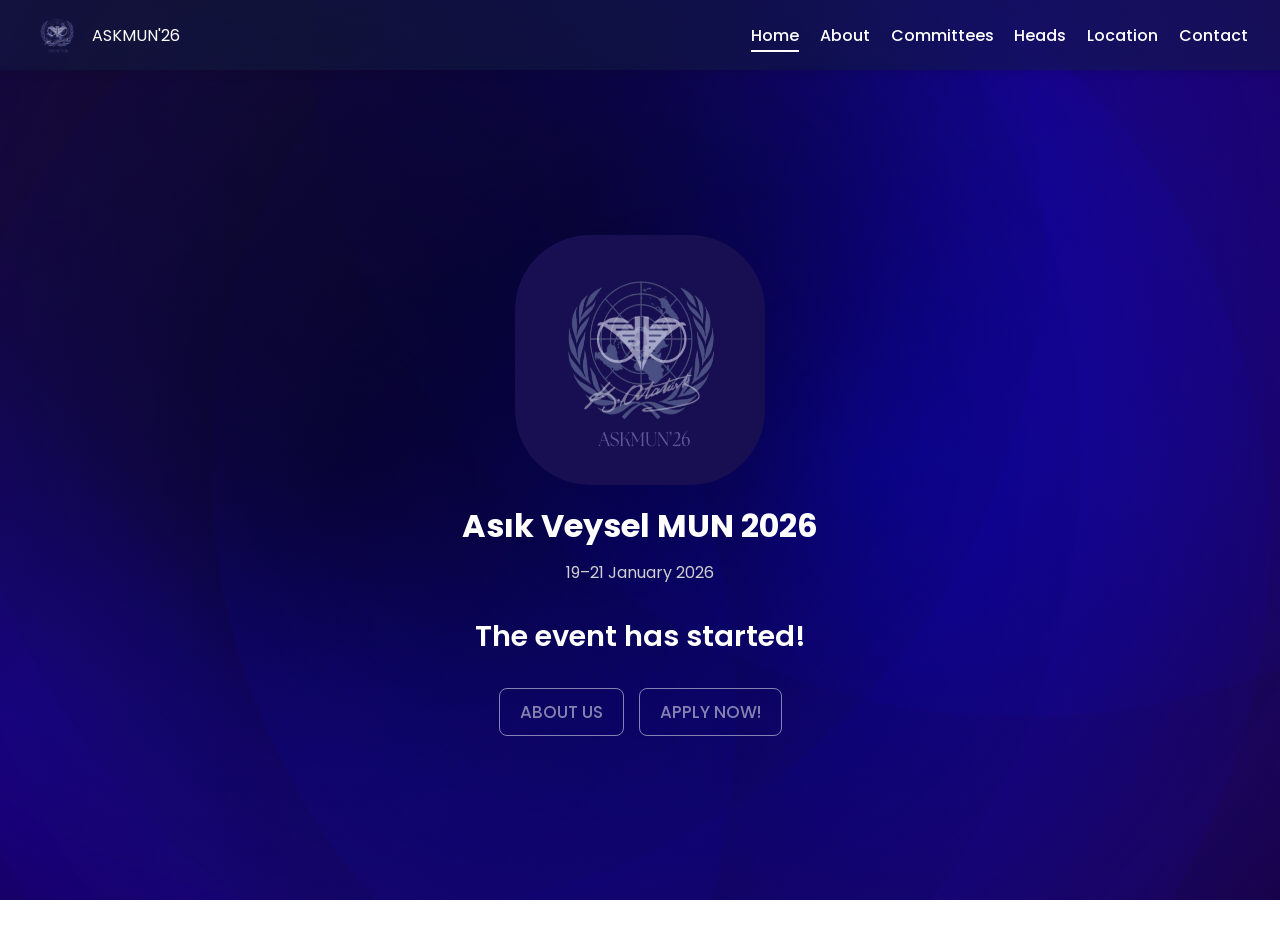
<file: index.html>
<!DOCTYPE html>
<html lang="tr">
<head>
  <meta charset="UTF-8">
  <meta name="viewport" content="width=device-width, initial-scale=1.0">
  <title>Asık Veysel MUN 2026</title>
  <link rel="stylesheet" href="style.css">
  
  <link rel="preconnect" href="https://fonts.googleapis.com">
  <link rel="preconnect" href="https://fonts.gstatic.com" crossorigin>
  <link href="https://fonts.googleapis.com/css2?family=Poppins:wght@300;500;600;700&display=swap" rel="stylesheet">

  <style>
    .modal {
      display: none;
      position: fixed;
      z-index: 1000;
      left: 0;
      top: 0;
      width: 100%;
      height: 100%;
      background: rgba(0, 0, 0, 0.7);
      justify-content: center;
      align-items: center;
      backdrop-filter: blur(5px);
      transition: opacity 0.3s ease;
    }

    .modal.show {
      display: flex;
      animation: fadeIn 0.3s ease forwards;
    }

    .modal-content {
      background: linear-gradient(145deg, #100055, #190088);
      border: 1px solid rgba(255,255,255,0.2);
      color: white;
      padding: 40px 30px;
      border-radius: 20px;
      text-align: center;
      width: 90%;
      max-width: 450px;
      box-shadow: 0 10px 40px rgba(0, 0, 0, 0.6);
      position: relative;
      animation: popIn 0.4s ease forwards;
    }

    .modal-content h2 {
      margin-bottom: 25px;
      font-size: 1.8rem;
      font-weight: 700;
      color: #fff;
    }

    .close {
      position: absolute;
      top: 15px;
      right: 20px;
      color: rgba(255,255,255,0.6);
      font-size: 2rem;
      font-weight: bold;
      cursor: pointer;
      line-height: 1;
      transition: 0.2s;
    }

    .close:hover {
      color: #fff;
      transform: scale(1.1);
    }

    .modal-buttons {
      display: flex;
      flex-direction: column;
      gap: 15px;
    }

    @keyframes fadeIn {
      from { opacity: 0; }
      to { opacity: 1; }
    }
    @keyframes popIn {
      0% { transform: scale(0.8); opacity: 0; }
      100% { transform: scale(1); opacity: 1; }
    }

    .position-card {
      background: rgba(255, 255, 255, 0.1);
      border: 1px solid rgba(255, 255, 255, 0.1);
      border-radius: 12px;
      padding: 15px;
      min-height: 80px;
      display: flex;
      align-items: center;
      justify-content: center;
      text-align: center;
      text-decoration: none;
      color: white;
      transition: all 0.3s ease;
      cursor: pointer;
    }
    
    .position-card:hover {
      background: #2800dc;
      transform: translateY(-3px);
      box-shadow: 0 5px 15px rgba(40, 0, 220, 0.4);
    }

    .content-wrapper {
      width: 100%;
      display: flex;
      flex-direction: column;
      justify-content: center;
      align-items: center;
    }

    .btn-title {
      font-size: 1.2rem;
      font-weight: 600;
      text-transform: uppercase;
    }

    .price-info {
      display: none;
      font-size: 0.9rem;
      width: 100%;
    }

    .price-row {
      display: flex;
      justify-content: space-between;
      width: 100%;
      padding: 2px 10px;
      border-bottom: 1px solid rgba(255,255,255,0.1);
    }
    .price-row:last-child { border-bottom: none; }
    .price-row span { color: #ffcc00; font-weight: bold; }

    @media (min-width: 769px) {
      .position-card:hover .btn-title { display: none; }
      .position-card:hover .price-info { display: block; animation: fadeIn 0.3s ease; }
    }
    
    .position-card.show-prices .btn-title { display: none; }
    .position-card.show-prices .price-info { display: block; animation: fadeIn 0.3s ease; }

  </style>
</head>
<body>
  <div class="header finisher-header" ></div>

    <nav class="navbar">
    <div class="logo">
      <img src="img/1.png" alt="Logo">
      <span>ASKMUN'26</span>
    </div>

    <div class="hamburger" id="hamburger">
      <span></span>
      <span></span>
      <span></span>
    </div>

    <ul class="nav-links">
      <li><a href="index.html"   class="active" >Home</a></li>
      <li><a href="about.html">About</a></li>
      <li><a href="committees.html">Committees</a></li>
      <li><a href="heads.html">Heads</a></li>
      <li><a href="location.html">Location</a></li>
      <li><a href="mailto:asikveyselmun@gmail.com">Contact</a></li>
    </ul>
  </nav>

<section class="hero">
  <div class="hero-content">
    <img src="img/7.png" class="mun-logo" alt="MUN Logo">
    <h1>Asık Veysel MUN 2026</h1>
    <p>19–21 January 2026 </p>
    <div id="countdown"></div>
    
    <div class="buttons" style="display:flex; gap:15px; justify-content:center;">
      <button id="aboutBtn" class="hero-btn">
        About Us
      </button>
      <button id="applyBtn" class="hero-btn">
        Apply Now!
      </button>
    </div>
  </div>
</section>

<div id="applyModal" class="modal">
  <div class="modal-content">
    <span class="close">&times;</span>
    
    <h2>Positions</h2>
    
    <div class="modal-buttons">
      <a href="https://docs.google.com/forms/d/e/1FAIpQLSfBL7KeVQOByDV7bk3_svEH2v1gn-RbTx0bfVs602ob9MYQkw/viewform?usp=header" class="modal-btn position-card" onclick="handleMobileClick(event, this)">
        <div class="content-wrapper">
          <span class="btn-title">Delegate</span>
          <div class="price-info">
            <div class="price-row"><span>Early:</span> 1000₺</div>
            <div class="price-row"><span>Regu:</span> 1050₺</div>
            <div class="price-row"><span>Late:</span> 1100₺</div>
          </div>
        </div>
      </a>

      <a href="https://docs.google.com/forms/d/e/1FAIpQLSf4jILWFLmb6A1wz_ooGTkcx5IWERu2n5VXO-Da1MIw_ME_mQ/viewform?usp=header" class="modal-btn position-card" onclick="handleMobileClick(event, this)">
        <div class="content-wrapper">
          <span class="btn-title">Delegation</span>
          <div class="price-info">
            <div class="price-row"><span>Early:</span> 950₺</div>
            <div class="price-row"><span>Regu:</span> 1000₺</div>
            <div class="price-row"><span>Late:</span> 1050₺</div>
          </div>
        </div>
      </a>

      <a href="https://docs.google.com/forms/d/e/1FAIpQLScd22as9ziJjMpDH31Jn7GupCPbnN92iKIRfdqFJ5RurOJCNA/viewform?usp=header" class="modal-btn position-card" onclick="handleMobileClick(event, this)">
        <div class="content-wrapper">
          <span class="btn-title">Press</span>
          <div class="price-info">
            <div class="price-row"><span>Early:</span> 750₺</div>
            <div class="price-row"><span>Regu:</span> 800₺</div>
            <div class="price-row"><span>Late:</span> 850₺</div>
          </div>
        </div>
      </a>

      <a href="https://docs.google.com/forms/d/e/1FAIpQLSdZ7j9s-_U2-B5Mjehq9F4_AiALmbZ03D8tMSk1-mfWtIVlLA/viewform?usp=header" class="modal-btn position-card" onclick="handleMobileClick(event, this)">
        <div class="content-wrapper">
          <span class="btn-title">Admin</span>
          <div class="price-info">
            <div class="price-row"><span>Early:</span> 750₺</div>
            <div class="price-row"><span>Regu:</span> 800₺</div>
            <div class="price-row"><span>Late:</span> 850₺</div>
          </div>
        </div>
      </a>
    </div>
  </div>
</div>


  <script src="finisher-header.es5.min.js" type="text/javascript"></script>
  <script class="finisher-header" type="text/javascript">
    try {
      new FinisherHeader({
        "count": 10,
        "size": { "min": 1300, "max": 1500, "pulse": 0 },
        "speed": { "x": { "min": 0.1, "max": 0.6 }, "y": { "min": 0.1, "max": 0.6 } },
        "colors": {
          "background": "#16002c",
          "particles": ["#393f4b", "#2800dc", "#2800dc", "#000000", "#160078"]
        },
        "blending": "overlay",
        "opacity": { "center": 0.5, "edge": 0.05 },
        "skew": 0,
        "shapes": ["c"]
      });
    } catch(e) { console.log("Finisher header script not loaded"); }
  </script>

  <script>
const countdown = document.getElementById("countdown");
const eventDate = new Date("Jan 19, 2026 00:00:00").getTime();

const timer = setInterval(() => {
  const now = new Date().getTime();
  const distance = eventDate - now;

  if (distance < 0) {
    clearInterval(timer);
    countdown.innerHTML = "The event has started!";
    return;
  }

  const days = Math.floor(distance / (1000 * 60 * 60 * 24));
  const hours = Math.floor((distance % (1000 * 60 * 60 * 24)) / (1000 * 60 * 60));
  const minutes = Math.floor((distance % (1000 * 60 * 60)) / (1000 * 60));
  const seconds = Math.floor((distance % (1000 * 60)) / 1000);

  countdown.innerHTML = `${days}d ${hours}h ${minutes}m ${seconds}s`;
}, 1000);

document.addEventListener("DOMContentLoaded", () => {
  
  const modal = document.getElementById("applyModal");
  const applyBtn = document.getElementById("applyBtn");
  const aboutBtn = document.getElementById("aboutBtn"); 

  if (aboutBtn) {
    aboutBtn.addEventListener("click", () => {
      window.location.href = "about.html";
    });
  }

  if (modal && applyBtn) {
    const closeBtn = modal.querySelector(".close");

    applyBtn.addEventListener("click", (e) => {
      e.preventDefault(); 
      modal.classList.add("show"); 
    });

    if (closeBtn) {
      closeBtn.addEventListener("click", () => {
        modal.classList.remove("show"); 
      });
    }

    window.addEventListener("click", (e) => {
      if (e.target === modal) {
        modal.classList.remove("show"); 
      }
    });
  }
});

  const hamburger = document.getElementById('hamburger');
  const navLinks = document.querySelector('.nav-links');

  if(hamburger && navLinks) {
    hamburger.addEventListener('click', () => {
      navLinks.classList.toggle('active');
      hamburger.classList.toggle('open');
    });
  }
</script>
<script>
  function handleMobileClick(event, element) {
    if (window.innerWidth <= 768) {
      
      if (!element.classList.contains('show-prices')) {
        event.preventDefault(); 
        
        document.querySelectorAll('.position-card').forEach(btn => {
          btn.classList.remove('show-prices');
        });

        element.classList.add('show-prices');
      }
    }
  }

  document.addEventListener('click', function(event) {
    if (!event.target.closest('.position-card')) {
      document.querySelectorAll('.position-card').forEach(btn => {
        btn.classList.remove('show-prices');
      });
    }
  });
</script>
  </body>
</html>
</file>
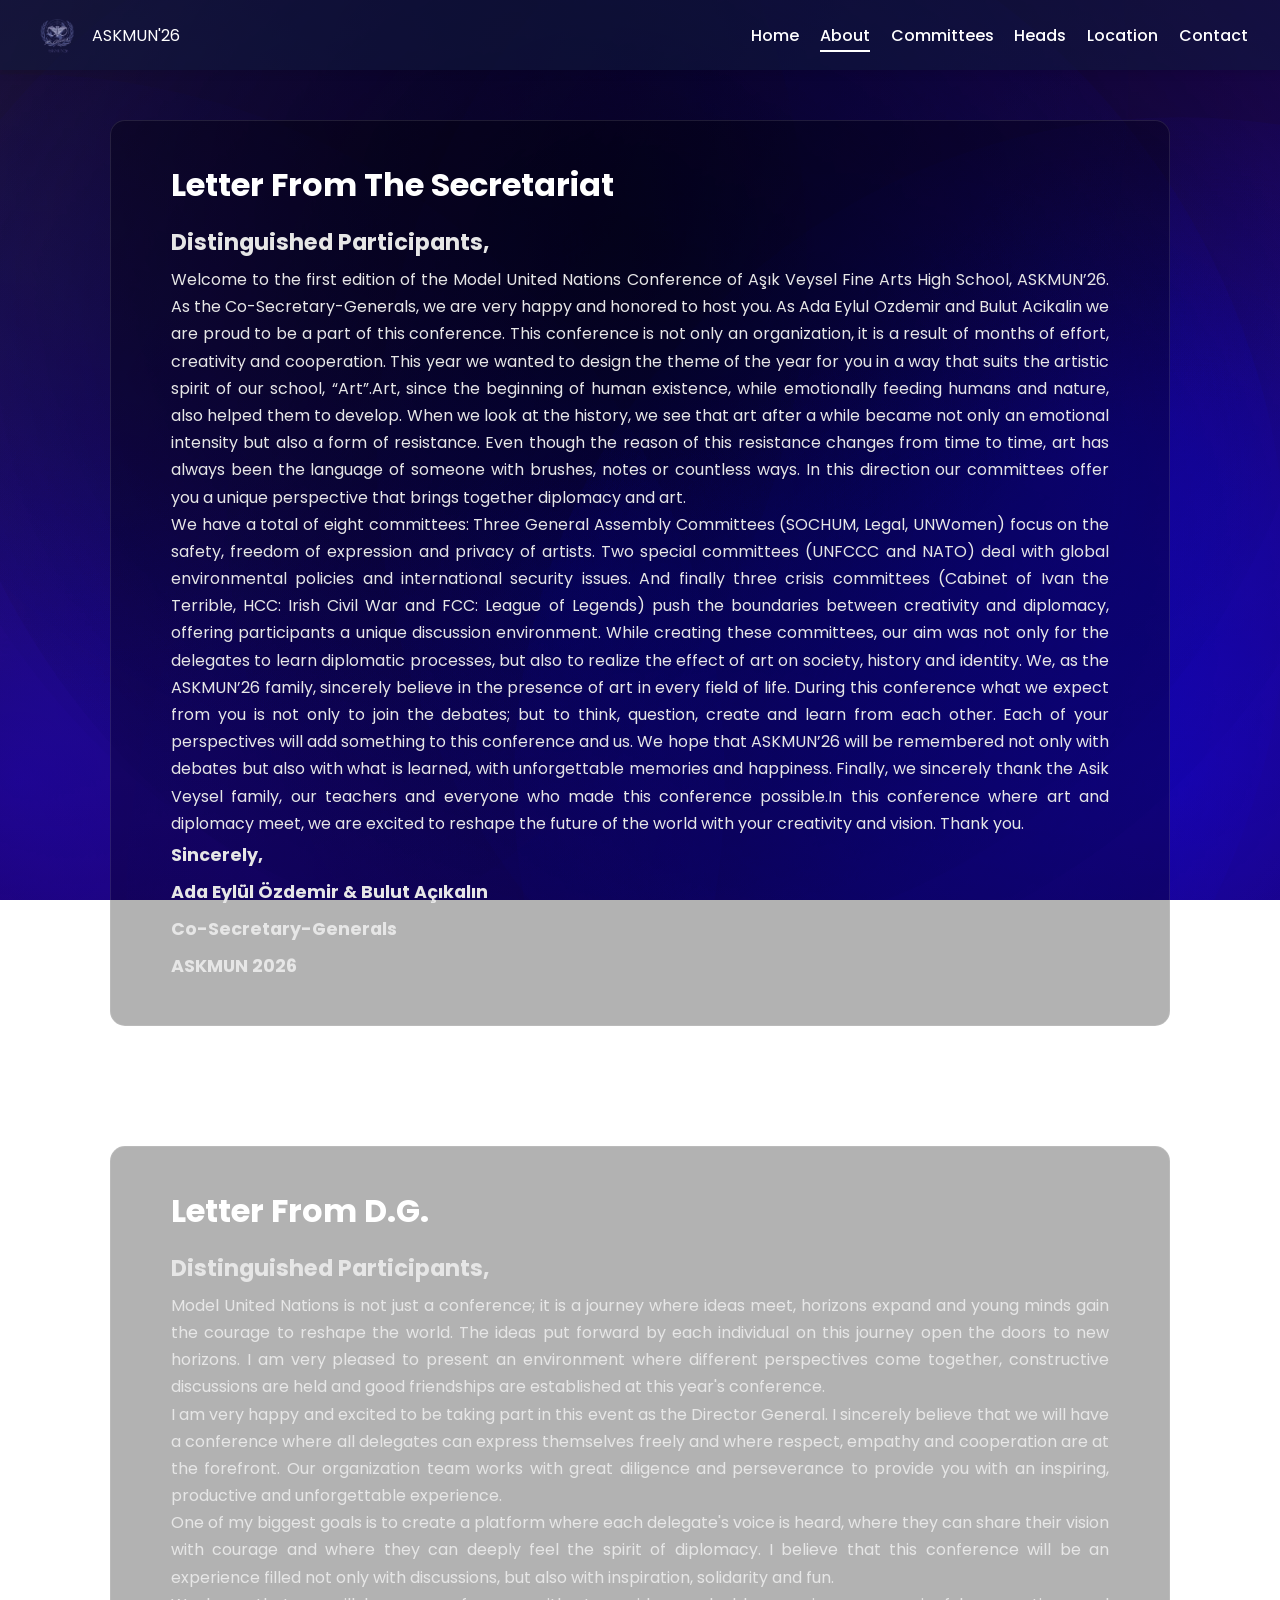
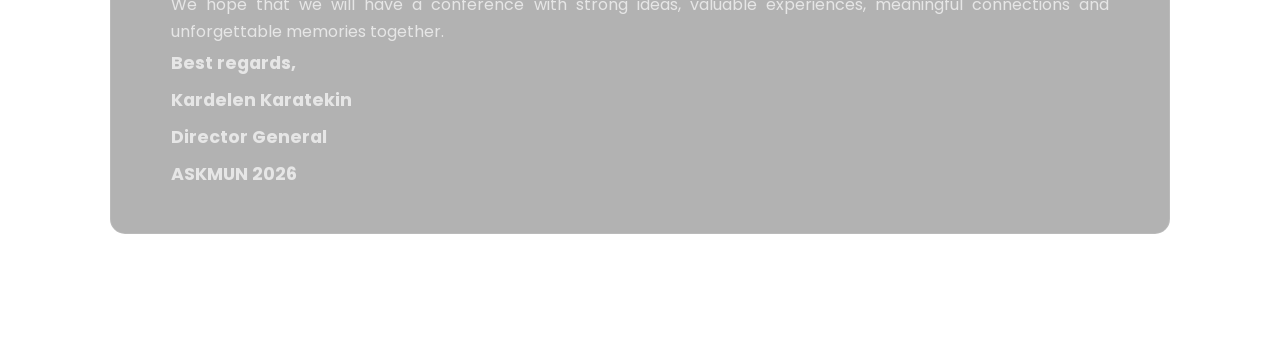
<file: about.html>
<!DOCTYPE html>
<html lang="tr">
<head>
  <meta charset="UTF-8" />
  <meta name="viewport" content="width=device-width, initial-scale=1.0" />
  <title>About - Asık Veysel MUN 2026</title>
  <link rel="stylesheet" href="style.css" />

  <!---------------------------------------------------------------------------------------------------------------------------------------------->
  <style>
  
    body {
      overflow-x: auto;
      overflow-y: auto;
      margin-top: 70px;
      background: transparent;
    }

    .about-container {
      max-width: 1100px;
      margin: 120px auto;
      padding: 0 20px;
      display: flex;
      flex-direction: column;
      gap: 30px;
      z-index: 1;
      position: relative;
    }

    .about-card {
      display: flex;
      align-items: center;
      background-color: rgba(0, 0, 0, 0.3);
      border: 1px solid rgba(255, 255, 255, 0.1);
      border-radius: 15px;
      overflow: hidden;
      transition: transform 0.3s ease, box-shadow 0.3s ease;
    }

    .about-card:hover {
      transform: translateY(-5px);
      box-shadow: 0 10px 20px rgba(0,0,0,0.4);
    }

    .about-info {
      color: white;
      padding: 40px 60px; 
      text-align: justify;
    }

    .about-info h2 {
      font-size: 2rem;
      margin-bottom: 10px;
    }

    .about-info p {
      color: #e6e6e6;
      line-height: 1.7;
    }

    .about-info h4 {
      color: #e6e6e6;
      line-height: 2.1;
      font-size: 1.4rem;

    }

    .about-info h3 {
      color: #e6e6e6;
      line-height: 2.1;
      font-size: 1.1rem;

    }

 @media (max-width: 800px) {
  .about-container {
    margin: 80px 15px;
    padding: 0;
  }

  .about-card {
    flex-direction: column;
    text-align: left;
    padding: 10px 15px;
  }

  .about-info {
    padding: 20px;
    text-align: left;
  }

  .about-info h2 {
    font-size: 1.3rem;
    text-align: center;
    margin-bottom: 15px;
  }

  .about-info h4 {
    font-size: 1rem;
    text-align: center;
    margin-bottom: 10px;
  }

  .about-info p {
    font-size: 0.95rem;
    line-height: 1.6;
    text-align: left;
    word-spacing: normal;
  }
}

  </style>
 <!---------------------------------------------------------------------------------------------------------------------------------------------->
</head>
<body>

  <div class="header finisher-header"></div>

  <nav class="navbar">
    <div class="logo">
      <img src="img/1.png" alt="Logo" />
      <span>ASKMUN'26</span>
    </div>

    <div class="hamburger" id="hamburger">
      <span></span>
      <span></span>
      <span></span>
    </div>

    <ul class="nav-links">
      <li><a href="index.html">Home</a></li>
      <li><a href="about.html" class="active">About</a></li>
      <li><a href="committees.html">Committees</a></li>
      <li><a href="heads.html">Heads</a></li>
      <li><a href="location.html">Location</a></li>
      <li><a href="mailto:asikveyselmun@gmail.com">Contact</a></li>
    </ul>
  </nav>

  <section class="about-container">
    <div class="about-card">
        <div class="about-info">
          <h2>Letter From The Secretariat</h2>
          <h4>Distinguished Participants,</h4>
         <p>Welcome to the first edition of the Model United Nations Conference of Aşık Veysel Fine Arts High School, ASKMUN’26. As the Co-Secretary-Generals, we are very happy and honored to host you. As Ada Eylul Ozdemir and Bulut Acikalin we are proud to be a part of this conference. This conference is not only an organization, it is a result of months of effort, creativity and cooperation. This year we wanted to design the theme of the year for you in a way that suits the artistic spirit of our school, “Art”.Art, since the beginning of human existence, while emotionally feeding humans and nature, also helped them to develop. When we look at the history, we see that art after a while became not only an emotional intensity but also a form of resistance. Even though the reason of this resistance changes from time to time, art has always been the language of someone with brushes, notes or countless ways. In this direction our committees offer you a unique perspective that brings together diplomacy and art.</p> <p> We have a total of eight committees:
        Three General Assembly Committees (SOCHUM, Legal, UNWomen) focus on the safety, freedom of expression and privacy of artists.
        Two special committees (UNFCCC and NATO) deal with global environmental policies and international security issues.
        And finally three crisis committees (Cabinet of Ivan the Terrible, HCC: Irish Civil War and FCC: League of Legends) push the boundaries between creativity and diplomacy, offering participants a unique discussion environment. While creating these committees, our aim was not only for the delegates to learn diplomatic processes, but also to realize the effect of art on society, history and identity. We, as the ASKMUN’26 family, sincerely believe in the presence of art in every field of life. During this conference what we expect from you is not only to join the debates; but to think, question, create and learn from each other.
        Each of your perspectives will add something to this conference and us. We hope that ASKMUN’26 will be remembered not only with debates but also with what is learned, with unforgettable memories and happiness. Finally, we sincerely thank the Asik Veysel family, our teachers and everyone who made this conference possible.In this conference where art and diplomacy meet, we are excited to reshape the future of the world with your creativity and vision. Thank you.</p>
        <h3>Sincerely,</h3>
        <h3>Ada Eylül Özdemir & Bulut Açıkalın</h3>  
        <h3>Co-Secretary-Generals</h3>
        <h3>ASKMUN 2026</h3>
      </div>
    </div>
  </section>

  <section class="about-container">
    <div class="about-card">
        <div class="about-info">
          <h2>Letter From D.G.</h2>
          <h4>Distinguished Participants,</h4>
          <p>Model United Nations is not just a conference; it is a journey where ideas meet, horizons expand and young minds gain the courage to reshape the world. The ideas put forward by each individual on this journey open the doors to new horizons. I am very pleased to present an environment where different perspectives come together, constructive discussions are held and good friendships are established at this year's conference.</p>
        <p>I am very happy and excited to be taking part in this event as the Director General. I sincerely believe that we will have a conference where all delegates can express themselves freely and where respect, empathy and cooperation are at the forefront. Our organization team works with great diligence and perseverance to provide you with an inspiring, productive and unforgettable experience.</p>
         <p>One of my biggest goals is to create a platform where each delegate's voice is heard, where they can share their vision with courage and where they can deeply feel the spirit of diplomacy. I believe that this conference will be an experience filled not only with discussions, but also with inspiration, solidarity and fun.</p>
        <p>We hope that we will have a conference with strong ideas, valuable experiences, meaningful connections and unforgettable memories together. 
        <h3>Best regards,</h3>
        <h3>Kardelen Karatekin</h3> 
        <h3>Director General</h3>
        <h3>ASKMUN 2026</h3>
        </div>
    </div>
  </section>
 <!---------------------------------------------------------------------------------------------------------------------------------------------->
  <script src="finisher-header.es5.min.js" type="text/javascript"></script>
  <script class="finisher-header" type="text/javascript">
    new FinisherHeader({
      "count": 10,
      "size": { "min": 1300, "max": 1500, "pulse": 0 },
      "speed": { "x": { "min": 0.1, "max": 0.6 }, "y": { "min": 0.1, "max": 0.6 } },
      "colors": {
        "background": "#16002c",
        "particles": ["#393f4b", "#2800dc", "#2800dc", "#000000", "#160078"]
      },
      "blending": "overlay",
      "opacity": { "center": 0.5, "edge": 0.05 },
      "skew": 0,
      "shapes": ["c"]
    });
  </script>

  <script>
    const hamburger = document.getElementById('hamburger');
    const navLinks = document.querySelector('.nav-links');

    hamburger.addEventListener('click', () => {
      navLinks.classList.toggle('active');
      hamburger.classList.toggle('open');
    });
  </script>
 <!---------------------------------------------------------------------------------------------------------------------------------------------->
</body>
</html>
</file>
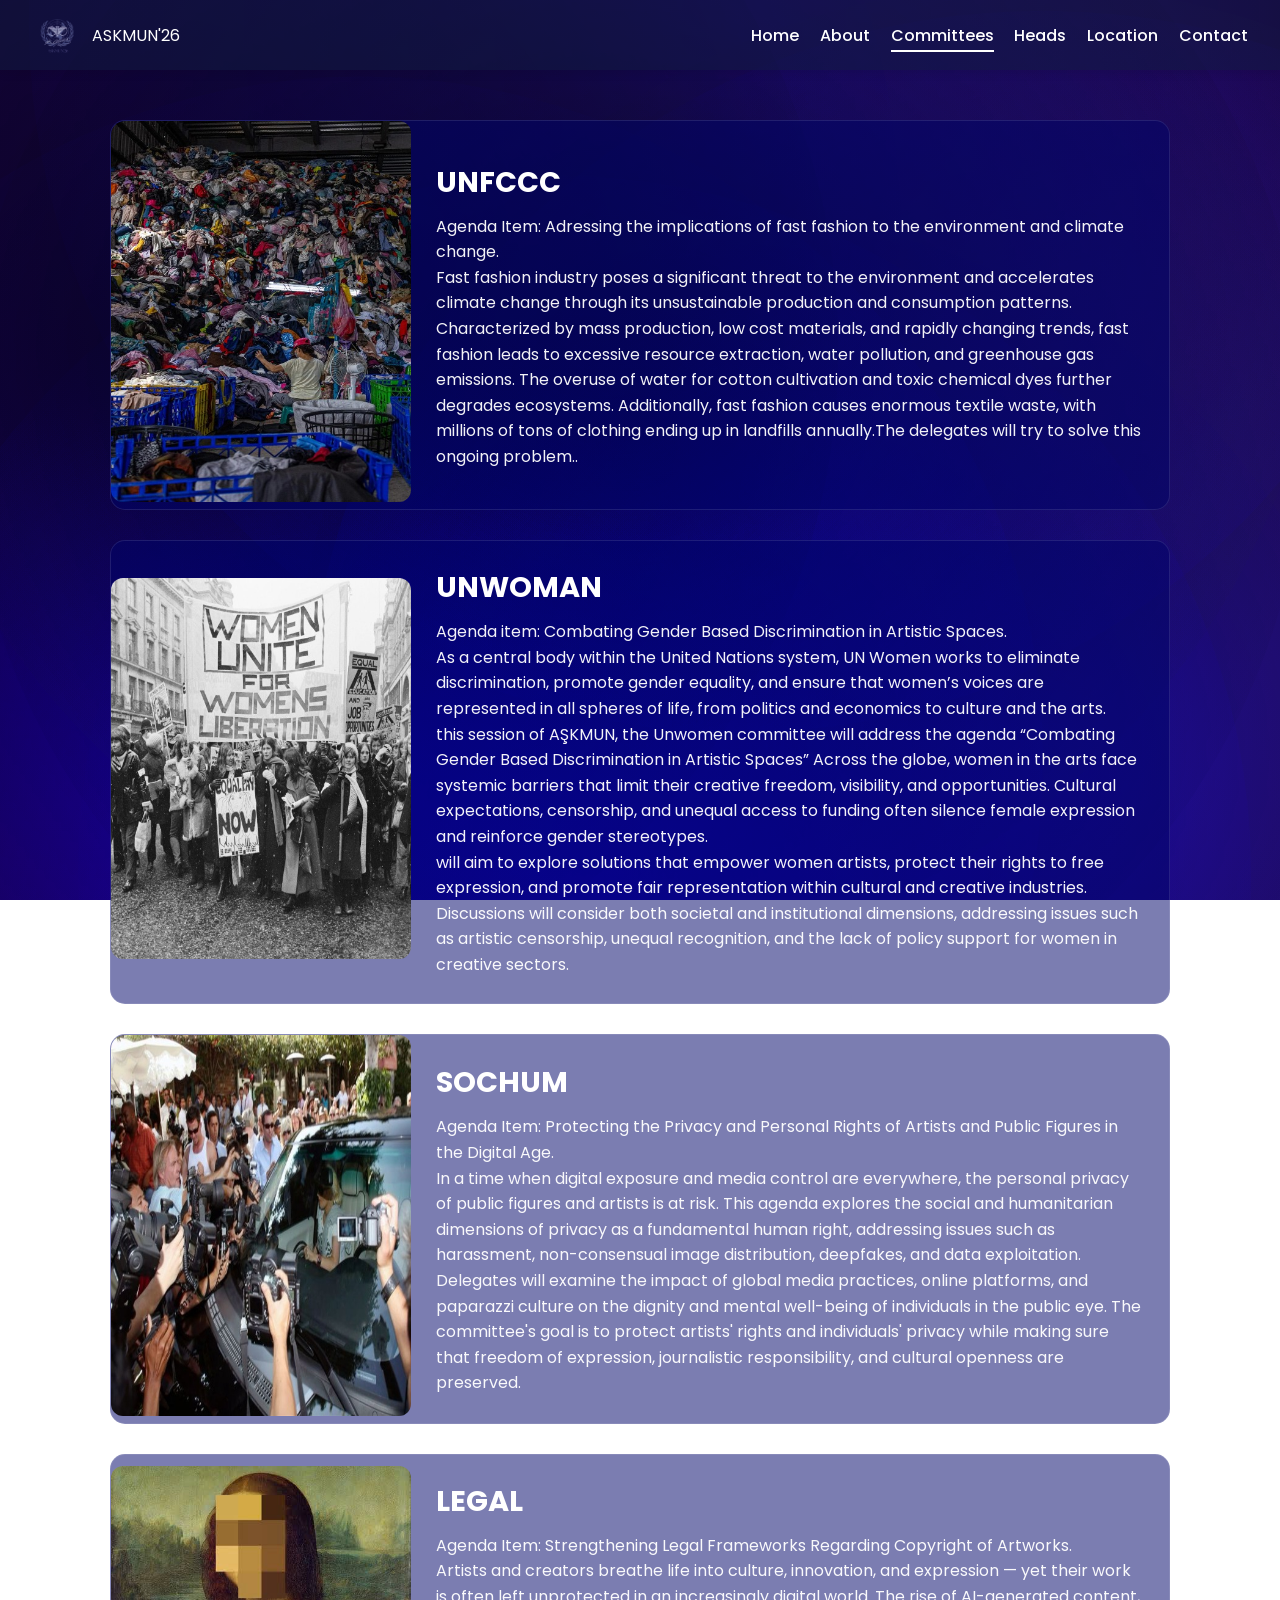
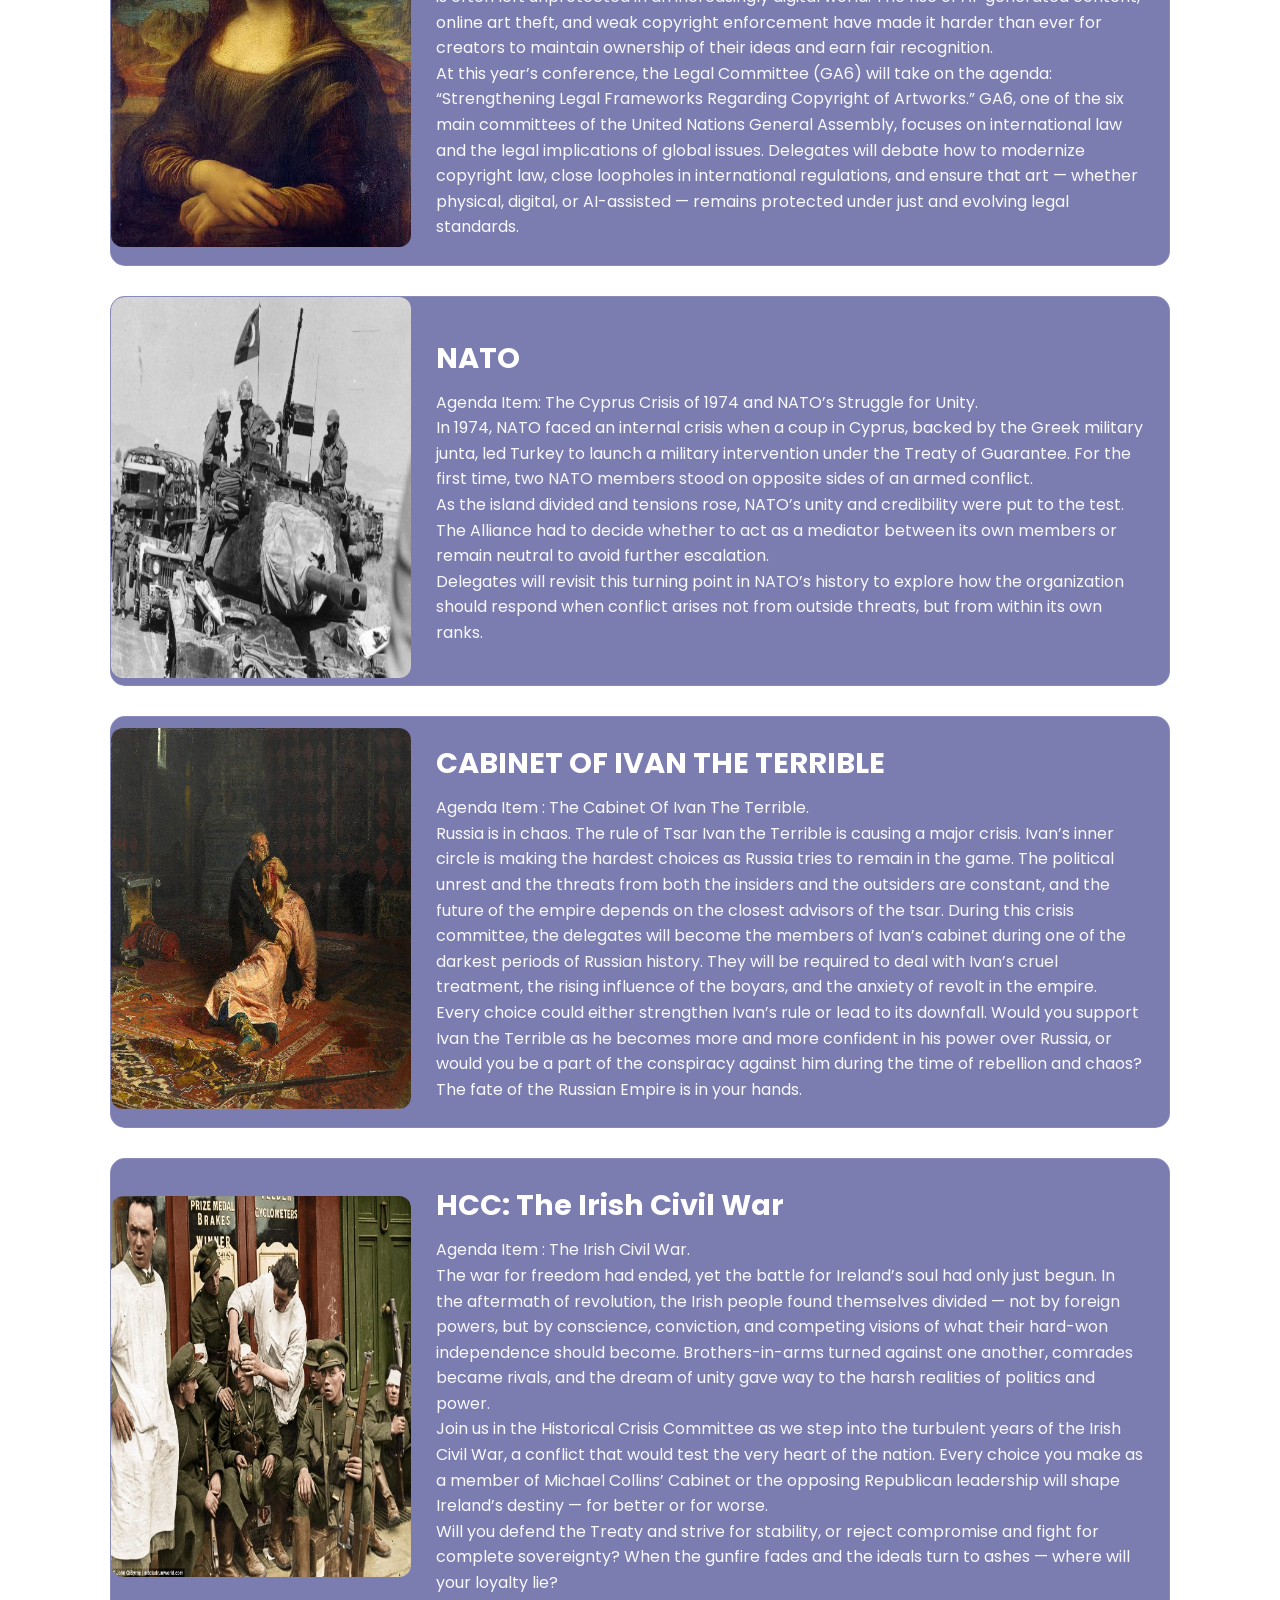
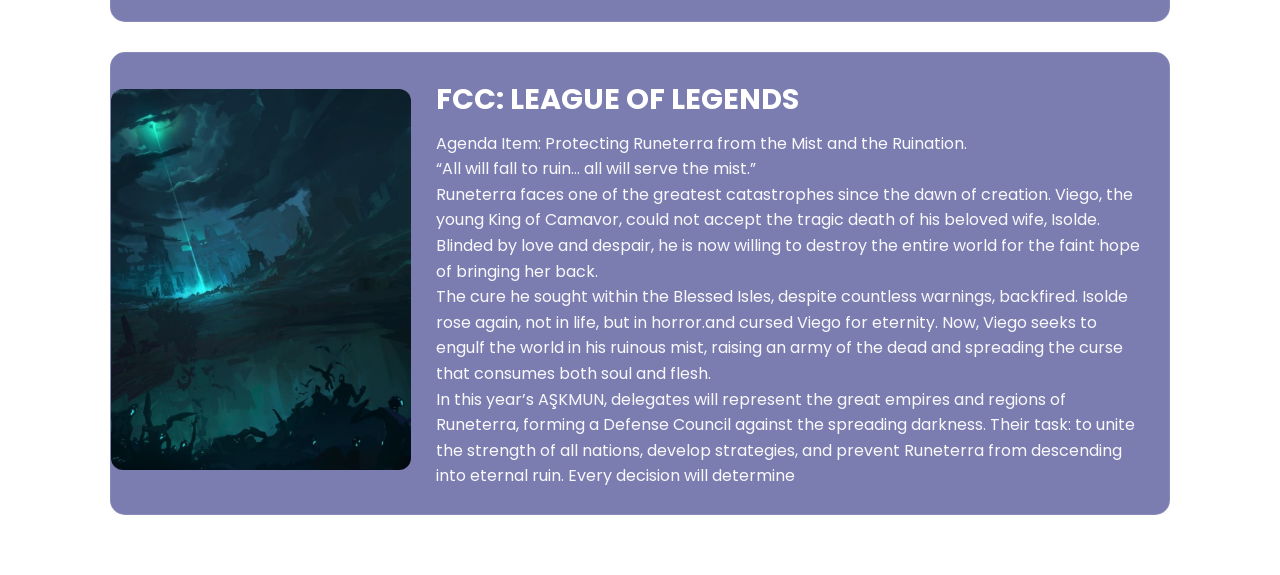
<file: committees.html>
<!DOCTYPE html>
<html lang="tr">
<head>
<meta charset="UTF-8">
<meta name="viewport" content="width=device-width, initial-scale=1.0">
<title>Committees - Asık Veysel MUN 2026</title>
<link rel="stylesheet" href="style.css">
 <!---------------------------------------------------------------------------------------------------------------------------------------------->
<style>
body {
  margin: 0;
  overflow-y: auto;
  background: transparent;
  font-family: 'Poppins', sans-serif;
  color: white;
}

.committees-container {
  max-width: 1100px;
  margin: 120px auto 60px;
  padding: 0 20px;
}

.committee-card {
  display: flex;
  align-items: center;
  position: relative;
  z-index: 2;
  background-color: rgba(1, 5, 105, 0.518);
  border: 1px solid rgba(255, 255, 255, 0.1);
  border-radius: 15px;
  margin-bottom: 30px;
  overflow: hidden;
  transition: transform 0.3s ease, box-shadow 0.3s ease;
}

.committee-card:hover {
  transform: translateY(-5px);
  box-shadow: 0 0 15px rgba(255, 255, 255, 0.15);
}

.committee-image {
  flex: 0 0 300px;
}

.committee-image img {
  width: 100%;
  height: 100%;
  object-fit: cover;
  border-radius: 12px;
}

.committee-info {
  flex: 1;
  padding: 25px;
}

.committee-info h2 {
  font-size: 1.8em;
  margin-bottom: 10px;
}

.committee-info p {
  line-height: 1.6;
  opacity: 0.95;
}

@media (max-width: 900px) {
  .committee-card { 
    flex-direction: column; 
    text-align: center; 
  }

  .committee-image { 
    flex: none; 
    width: 100%;
  }

  .committee-info { 
    padding: 20px; 
  }

  .committee-info h2 { 
    font-size: 1.5em; 
  }
}

@media (max-width: 600px) {
  .committees-container { 
    margin-top: 100px; 
    padding: 0 10px; 
  }

  .committee-card { 
    border-radius: 12px; 
  }

  .committee-info p { 
    font-size: 0.95rem; 
  }
}

.hamburger {
  display: none;
  flex-direction: column;
  justify-content: space-around;
  width: 30px;
  height: 22px;
  cursor: pointer;
  z-index: 101;
}

.hamburger span {
  height: 3px;
  width: 100%;
  background: #fff;
  border-radius: 3px;
  transition: all 0.3s ease;
}

.hamburger.open span:nth-child(1) { 
  transform: rotate(45deg) 
  translate(5px, 5px); 
}

.hamburger.open span:nth-child(2) { 
  opacity: 0; 
}

.hamburger.open span:nth-child(3) { 
  transform: rotate(-45deg) 
  translate(5px, -5px); 
}

@media (max-width:800px) {
  .nav-links {
    position: fixed;
    right: -100%;
    top: 70px;
    height: 100vh;
    width: 60%;
    background: #000f46c4;
    flex-direction: column;
    align-items: center;
    gap: 2rem;
    padding-top: 2rem;
    transition: right 0.3s ease;
    z-index: 100;
  }

  .nav-links.active { 
    right: 0; 
  }

  .hamburger { 
    display: flex;
  }

  .nav-links li { 
    opacity: 0; 
    transition: opacity 0.3s ease 0.2s; 
  }

  .nav-links.active li {
     opacity: 1; 
  }
  .committee-image {
  width: 40vh;
}
}

.header.finisher-header {
  position: fixed;
  top: 0;
  left: 0;
  width: 100%;
  height: 100vh;
  z-index: 0;
  pointer-events: none;
}

</style>
 <!---------------------------------------------------------------------------------------------------------------------------------------------->
</head>
<body>

<div class="header finisher-header"></div>

<nav class="navbar">
  <div class="logo">
    <img src="img/1.png" alt="Logo">
    <span>ASKMUN'26</span>
  </div>

  <div class="hamburger" id="hamburger">
    <span></span>
    <span></span>
    <span></span>
  </div>

  <ul class="nav-links">
    <li><a href="index.html">Home</a></li>
    <li><a href="about.html">About</a></li>
    <li><a href="committees.html" class="active">Committees</a></li>
    <li><a href="heads.html">Heads</a></li>
    <li><a href="location.html">Location</a></li>
    <li><a href="mailto:asikveyselmun@gmail.com">Contact</a></li>
  </ul>
</nav>

<section class="committees-container">
  <div class="committee-card">
    <div class="committee-image">
      <img src="img/UNFCCC.jpeg" alt="Committee 1">
    </div>
    <div class="committee-info">
      <h2>UNFCCC</h2>
      <p>Agenda Item: Adressing the implications of fast fashion to the environment and climate change.</p>
    <p>Fast fashion industry poses a significant threat to the environment and accelerates climate change through its unsustainable production and consumption patterns. Characterized by mass production, low cost materials, and rapidly changing trends, fast fashion leads to excessive resource extraction, water pollution, and greenhouse gas emissions. The overuse of water for cotton cultivation and toxic chemical dyes further degrades ecosystems. Additionally, fast fashion causes enormous textile waste, with millions of tons of clothing ending up in landfills annually.The delegates will try to solve this ongoing problem..</p>
        </div>
  </div>

  <div class="committee-card">
    <div class="committee-image">
      <img src="img/UNWOMAN.jpeg" alt="Committee 2">
    </div>
    <div class="committee-info">
      <h2>UNWOMAN</h2>
      <p>Agenda item: Combating Gender Based Discrimination in Artistic Spaces.</p>
      <p>As a central body within the United Nations system, UN Women works to eliminate discrimination, promote gender equality, and ensure that women’s voices are represented in all spheres of life, from politics and economics to culture and the arts.</p>

      <p>this session of AŞKMUN, the Unwomen committee will address the agenda “Combating Gender Based Discrimination in Artistic Spaces” Across the globe, women in the arts face systemic barriers that limit their creative freedom, visibility, and opportunities. Cultural expectations, censorship, and unequal access to funding often silence female expression and reinforce gender stereotypes.</p>
   
      <p>will aim to explore solutions that empower women artists, protect their rights to free expression, and promote fair representation within cultural and creative industries. Discussions will consider both societal and institutional dimensions, addressing issues such as artistic censorship, unequal recognition, and the lack of policy support for women in creative sectors.</p>
    </div>
  </div>

  <div class="committee-card">
    <div class="committee-image">
      <img src="img/SOCHUM.jpeg" alt="Committee 3">
    </div>
    <div class="committee-info">
      <h2>SOCHUM</h2>
      <p>Agenda Item: Protecting the Privacy and Personal Rights of Artists and Public Figures in the Digital Age.</p><p>In a time when digital exposure and media control are everywhere, the personal privacy of public figures and artists is at risk. This agenda explores the social and humanitarian dimensions of privacy as a fundamental human right, addressing issues such as harassment, non-consensual image distribution, deepfakes, and data exploitation. Delegates will examine the impact of global media practices, online platforms, and paparazzi culture on the dignity and mental well-being of individuals in the public eye. The committee's goal is to protect artists' rights and individuals' privacy while making sure that freedom of expression, journalistic responsibility, and cultural openness are preserved.</p>
    </div>
  </div>

  <div class="committee-card">
    <div class="committee-image">
      <img src="img/LEGAL.jpeg" alt="Committee 4">
    </div>
    <div class="committee-info">
      <h2>LEGAL</h2>
      <p>Agenda Item: Strengthening Legal Frameworks Regarding Copyright of Artworks.</p>
      <p>Artists and creators breathe life into culture, innovation, and expression — yet their work is often left unprotected in an increasingly digital world. The rise of AI-generated content, online art theft, and weak copyright enforcement have made it harder than ever for creators to maintain ownership of their ideas and earn fair recognition.</p>

      <p>At this year’s conference, the Legal Committee (GA6) will take on the agenda: “Strengthening Legal Frameworks Regarding Copyright of Artworks.” GA6, one of the six main committees of the United Nations General Assembly, focuses on international law and the legal implications of global issues. Delegates will debate how to modernize copyright law, close loopholes in international regulations, and ensure that art — whether physical, digital, or AI-assisted — remains protected under just and evolving legal standards.</p>
    </div>
  </div>


    <div class="committee-card">
    <div class="committee-image">
      <img src="img/NATO.jpeg" alt="Committee 4">
    </div>
    <div class="committee-info">
      <h2>NATO</h2>
      <p>Agenda Item: The Cyprus Crisis of 1974 and NATO’s Struggle for Unity.</p>
      <p>In 1974, NATO faced an internal crisis when a coup in Cyprus, backed by the Greek military junta, led Turkey to launch a military intervention under the Treaty of Guarantee. For the first time, two NATO members stood on opposite sides of an armed conflict.</p>

      <p>As the island divided and tensions rose, NATO’s unity and credibility were put to the test. The Alliance had to decide whether to act as a mediator between its own members or remain neutral to avoid further escalation.</p>

      <p>Delegates will revisit this turning point in NATO’s history to explore how the organization should respond when conflict arises not from outside threats, but from within its own ranks.</p>
    </div>
  </div>

    <div class="committee-card">
    <div class="committee-image">
      <img src="img/COITT.jpeg" alt="Committee 4">
    </div>
    <div class="committee-info">
      <h2>CABINET OF IVAN THE TERRIBLE</h2>
      <p>Agenda Item : The Cabinet Of Ivan The Terrible.</p>
      <p>Russia is in chaos. The rule of Tsar Ivan the Terrible is causing a major crisis. Ivan’s inner circle is making the hardest choices as Russia tries to remain in the game. The political unrest and the threats from both the insiders and the outsiders are constant, and the future of the empire depends on the closest advisors of the tsar.
      During this crisis committee, the delegates will become the members of Ivan’s cabinet during one of the darkest periods of Russian history. They will be required to deal with Ivan’s cruel treatment, the rising influence of the boyars, and the anxiety of revolt in the empire. Every choice could either strengthen Ivan’s rule or lead to its downfall.
      Would you support Ivan the Terrible as he becomes more and more confident in his power over Russia, or would you be a part of the conspiracy against him during the time of rebellion and chaos? The fate of the Russian Empire is in your hands.</p>
    </div>
  </div>

    <div class="committee-card">
    <div class="committee-image">
      <img src="img/HCC.jpeg" alt="Committee 4">
    </div>
    <div class="committee-info">
      <h2>HCC: The Irish Civil War</h2>
      <P>Agenda Item : The Irish Civil War.</P>
      <p>The war for freedom had ended, yet the battle for Ireland’s soul had only just begun.
        In the aftermath of revolution, the Irish people found themselves divided — not by foreign powers, but by conscience, conviction, and competing visions of what their hard-won independence should become. Brothers-in-arms turned against one another, comrades became rivals, and the dream of unity gave way to the harsh realities of politics and power.</p>
      <p>Join us in the Historical Crisis Committee as we step into the turbulent years of the Irish Civil War, a conflict that would test the very heart of the nation. Every choice you make as a member of Michael Collins’ Cabinet or the opposing Republican leadership will shape Ireland’s destiny — for better or for worse.</p>
      <p>Will you defend the Treaty and strive for stability, or reject compromise and fight for complete sovereignty?
      When the gunfire fades and the ideals turn to ashes — where will your loyalty lie?</p>
    </div>
  </div>

      <div class="committee-card">
    <div class="committee-image">
      <img src="img/FCC.jpeg" alt="Committee 4">
    </div>
    <div class="committee-info">
      <h2>FCC: LEAGUE OF LEGENDS </h2>
      <p>Agenda Item: Protecting Runeterra from the Mist and the Ruination.</p>
      <p>“All will fall to ruin… all will serve the mist.”</p>
      <p>Runeterra faces one of the greatest catastrophes since the dawn of creation.
        Viego, the young King of Camavor, could not accept the tragic death of his beloved wife, Isolde.
        Blinded by love and despair, he is now willing to destroy the entire world for the faint hope of bringing her back.</p>
      <p>The cure he sought within the Blessed Isles, despite countless warnings, backfired.
        Isolde rose again, not in life, but in horror.and cursed Viego for eternity.
        Now, Viego seeks to engulf the world in his ruinous mist, raising an army of the dead and spreading the curse that consumes both soul and flesh.</p>
      <p>In this year’s AŞKMUN, delegates will represent the great empires and regions of Runeterra, forming a Defense Council against the spreading darkness.
      Their task: to unite the strength of all nations, develop strategies, and prevent Runeterra from descending into eternal ruin.
      Every decision will determine</p>
    </div>
  </div>
</section>
 <!---------------------------------------------------------------------------------------------------------------------------------------------->
<script>
const hamburger = document.getElementById('hamburger');
const navLinks = document.querySelector('.nav-links');
hamburger.addEventListener('click', () => {
  navLinks.classList.toggle('active');
  hamburger.classList.toggle('open');
});
</script>

<script src="finisher-header.es5.min.js"></script>
<script class="finisher-header">
new FinisherHeader({
  "count": 10,
  "size": { "min": 1300, "max": 1500, "pulse": 0 },
  "speed": { "x": { "min": 0.1, "max": 0.6 }, "y": { "min": 0.1, "max": 0.6 } },
  "colors": { "background": "#16002c", "particles": ["#393f4b","#2800dc","#2800dc","#000000","#160078"] },
  "blending": "overlay",
  "opacity": { "center": 0.5, "edge": 0.05 },
  "skew": 0,
  "shapes": ["c"]
});
</script>
 <!---------------------------------------------------------------------------------------------------------------------------------------------->
</body>
</html>
</file>
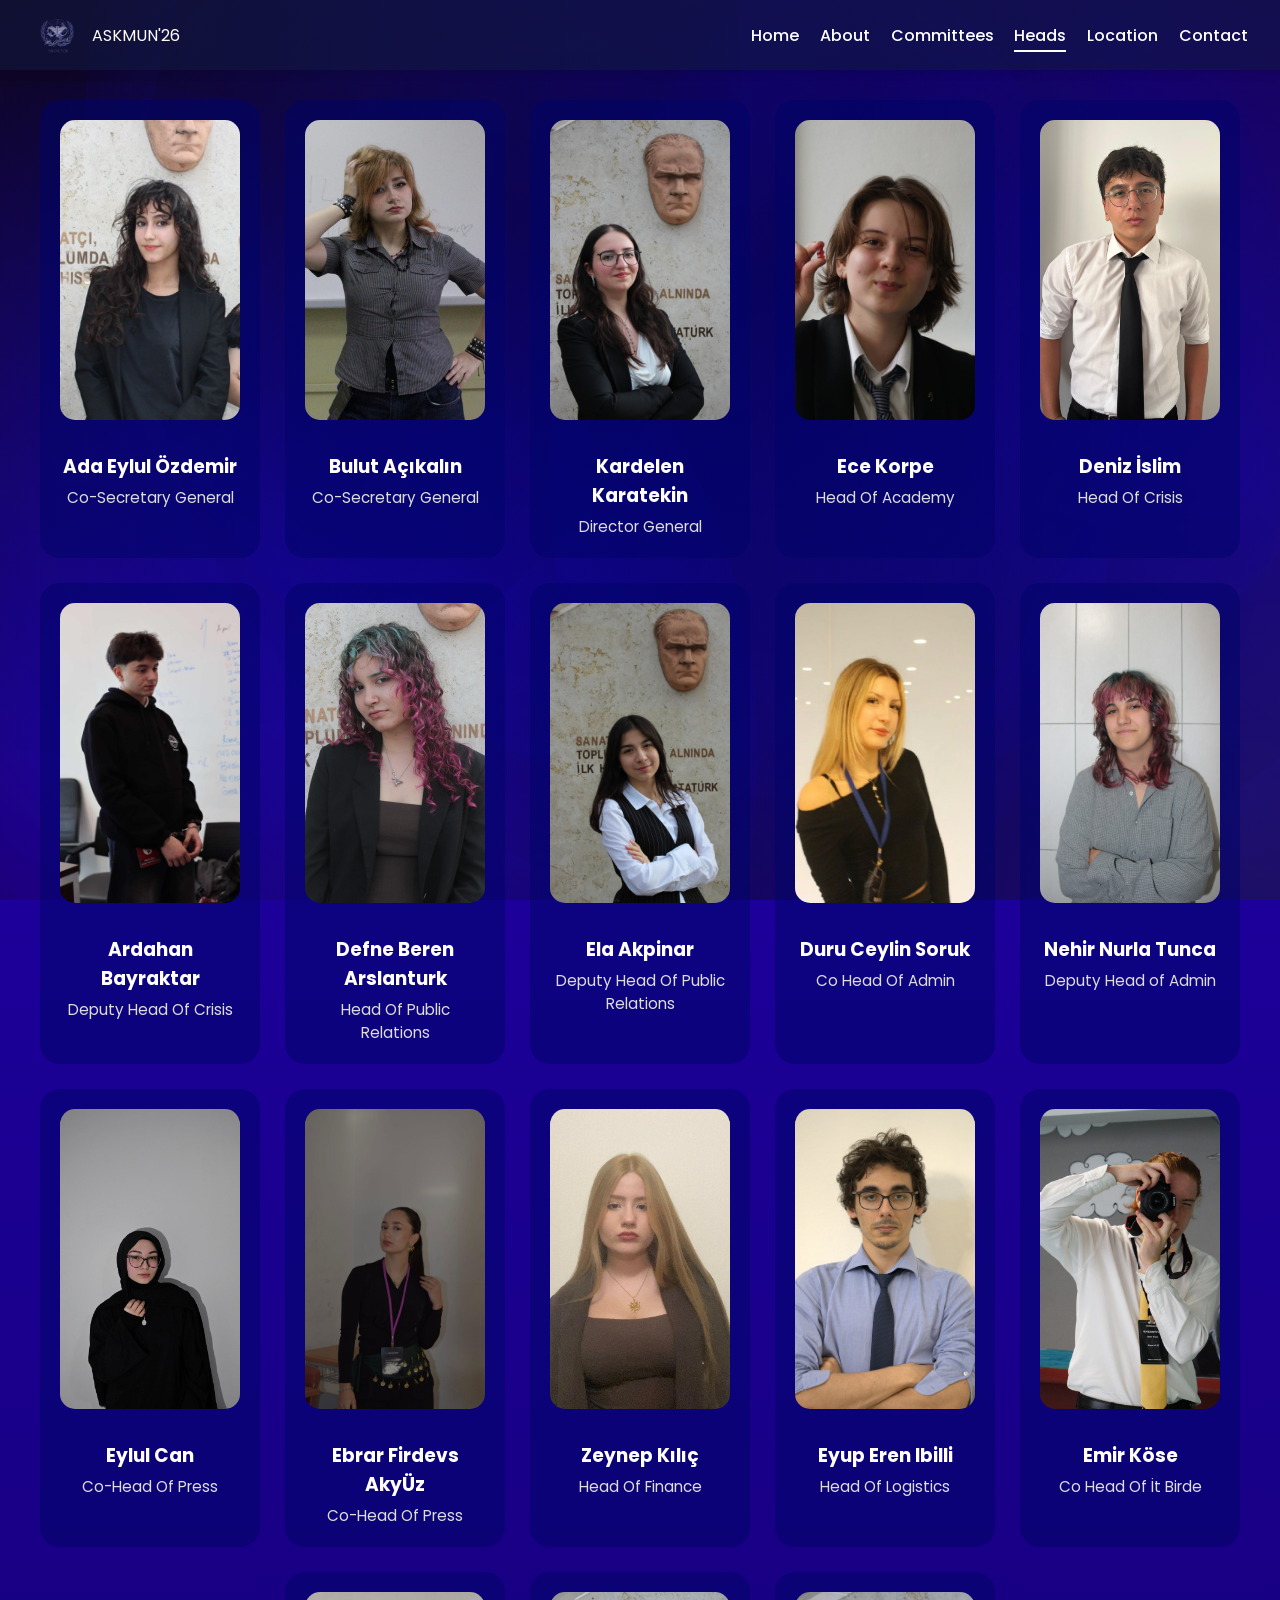
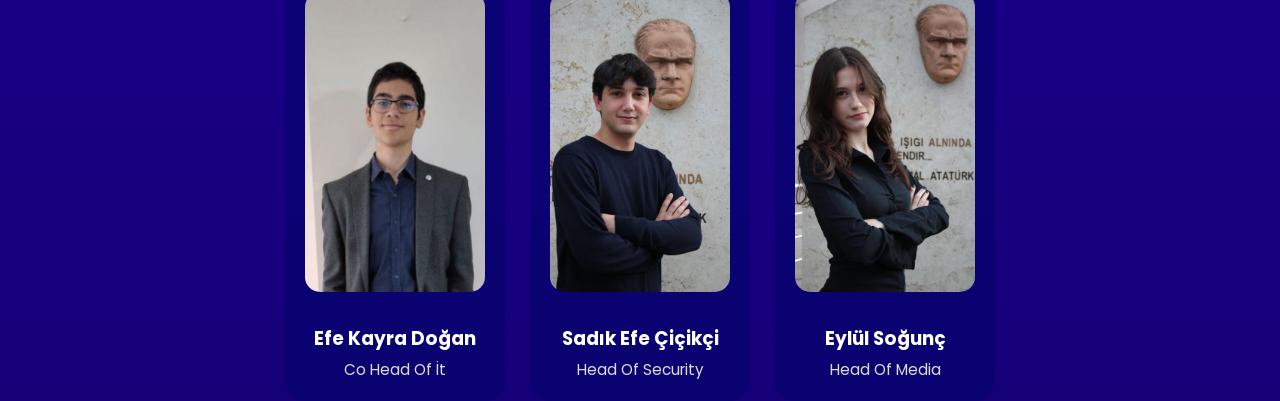
<file: heads.html>
<!DOCTYPE html>
<html lang="tr">
<head>
  <meta charset="UTF-8">
  <meta name="viewport" content="width=device-width, initial-scale=1.0">
  <title>Heads - Asık Veysel MUN 2026</title>
  <link rel="stylesheet" href="style.css">
   <!--------------------------------------------------------------------------------------------------------------------------------------------->
    <style>
      html, body {
        height: auto !important;
        min-height: auto !important;
        overflow-y: auto !important;
        background: linear-gradient(to bottom, #2100b5, #160078);
        background-attachment: scroll;
      }

      .heads-container {
        display: flex;
        flex-wrap: wrap;
        gap: 25px;
        justify-content: center;
        margin-top: -100px; 
      }


    .head-card { 
      background: rgba(1, 5, 105, 0.518);
      border-radius:20px; 
      padding:20px; 
      width:220px; 
      text-align:center; 
      color:white; 
      transition: 
      transform 0.3s, 
      background 0.3s; 
      position:relative; }

    .head-card img { 
      width:100%; 
      height:300px; 
      border-radius:15px; 
      object-fit:cover; 
      margin-bottom:15px; }

    .head-card h3 { 
      margin:10px 0 5px; 
    }

    .head-card p { 
      font-size:0.95em; 
      color:#ddd; 
    }

    .head-card:hover { 
      transform: translateY(-5px); 
      background: rgba(255,255,255,0.2); 
    }

    @media (max-width:1200px){ 
      .head-card{width:200px;} 
    }
    @media (max-width:800px){ 
      .head-card{width:45%;} 
    }
    @media (max-width:500px){ 
      .head-card{width:90%;} 
    }
  </style>
<!---------------------------------------------------------------------------------------------------------------------------------------------->
</head>
<body>

  <div class="header finisher-header"></div>

  <nav class="navbar">
    <div class="logo">
      <img src="img/1.png" alt="Logo">
      <span>ASKMUN'26</span>
    </div>
    <div class="hamburger" id="hamburger">
      <span></span>
      <span></span>
      <span></span>
    </div>
    <ul class="nav-links">
      <li><a href="index.html">Home</a></li>
      <li><a href="about.html">About</a></li>
      <li><a href="committees.html">Committees</a></li>
      <li><a href="heads.html" class="active">Heads</a></li>
      <li><a href="location.html">Location</a></li>
      <li><a href="mailto:asikveyselmun@gmail.com">Contact</a></li>
    </ul>
  </nav>

  <section class="heads-section">
    <h1 style="text-align:center; color:white; margin-top:140px;">Conference Heads</h1>
    <p style="text-align:center; color:#ccc;">Our Heads are experienced coordinators who guide each committee:</p>

    <div class="heads-container">

      <div class="head-card">
        <img src="hd/2.jpeg" alt="img">
        <h3>Ada Eylul Özdemir</h3>
        <p>Co-Secretary General </p>
      </div>

      <div class="head-card">
        <img src="hd/10.jpeg" alt="img">
        <h3>Bulut Açıkalın</h3>
        <p>Co-Secretary General</p>
      </div>

      <div class="head-card">
        <img src="hd/12.jpeg" alt="img">
        <h3>Kardelen Karatekin</h3>
        <p>Director General </p>
      </div>

      <div class="head-card">
        <img src="hd/8.jpeg" alt="img">
        <h3>Ece Korpe</h3>
        <p>Head Of Academy</p>
      </div>

      <div class="head-card">
        <img src="hd/7.jpeg" alt="img">
        <h3>Deniz İslim</h3>
        <p>Head Of Crisis</p>
      </div>

      <div class="head-card">
        <img src="hd/14.JPG" alt="img">
        <h3>Ardahan Bayraktar</h3>
        <p>Deputy Head Of Crisis</p>
      </div>

      <div class="head-card">
        <img src="hd/13.JPG" alt="img">
        <h3>Defne Beren Arslanturk</h3>
        <p>Head Of Public Relations</p>
      </div>

      <div class="head-card">
        <img src="hd/5.jpeg" alt="img">
        <h3>Ela Akpinar</h3>
        <p>Deputy Head Of Public Relations</p>
      </div>

      <div class="head-card">
        <img src="hd/18.jpeg" alt="img">
        <h3>Duru Ceylin Soruk</h3>
        <p>Co Head Of Admin</p>
      </div>
  
      <div class="head-card">
        <img src="hd/17.jpeg" alt="img">
        <h3>Nehir Nurla Tunca</h3>
        <p>Deputy Head of Admin</p>
      </div>

      <div class="head-card">
        <img src="hd/6.jpeg" alt="img">
        <h3>Eylul Can</h3>
        <p>Co-Head Of Press</p>
      </div>

      <div class="head-card">
        <img src="hd/11.jpeg" alt="img">
        <h3>Ebrar Firdevs AkyÜz</h3>
        <p>Co-Head Of Press </p>
      </div>

      <div class="head-card">
        <img src="hd/9.jpeg" alt="img">
        <h3>Zeynep Kılıç</h3>
        <p>Head Of Finance </p>
      </div>

      <div class="head-card">
        <img src="hd/1.png" alt="img">
        <h3>Eyup Eren Ibilli</h3>
        <p>Head Of Logistics</p>
      </div>

      <div class="head-card">
        <img src="hd/15.jpeg" alt="img">
        <h3>Emir Köse</h3>
        <p>Co Head Of İt Birde</p>
      </div>  
      
      <div class="head-card">
        <img src="hd/166.JPG" alt="img">
        <h3>Efe Kayra Doğan</h3>
        <p>Co Head Of İt</p>
      </div>

      <div class="head-card">
        <img src="hd/3.jpeg" alt="img">
        <h3>Sadık Efe Çiçikçi</h3>
        <p>Head Of Security </p>
      </div>

      <div class="head-card">
        <img src="hd/4.jpeg" alt="img">
        <h3>Eylül Soğunç</h3>
        <p>Head Of Media</p>
      </div>
    </div>
  </section>
 <!---------------------------------------------------------------------------------------------------------------------------------------------->
  <script src="finisher-header.es5.min.js"></script>
  <script class="finisher-header">
    new FinisherHeader({
      count: 10,
      size: { min: 1300, max: 1500, pulse:0 },
      speed: { x: {min:0.1,max:0.6}, y:{min:0.1,max:0.6} },
      colors: { background: "#16002c", particles:["#393f4b","#2800dc","#2800dc","#000000","#160078"] },
      blending: "overlay",
      opacity: { center:0.5, edge:0.05 },
      skew:0,
      shapes:["c"]
    });

    const hamburger = document.getElementById('hamburger');
    const navLinks = document.querySelector('.nav-links');

    hamburger.addEventListener('click', () => {
      navLinks.classList.toggle('active');
      hamburger.classList.toggle('open');
    });
  </script>
 <!---------------------------------------------------------------------------------------------------------------------------------------------->
</body>
</html>
</file>
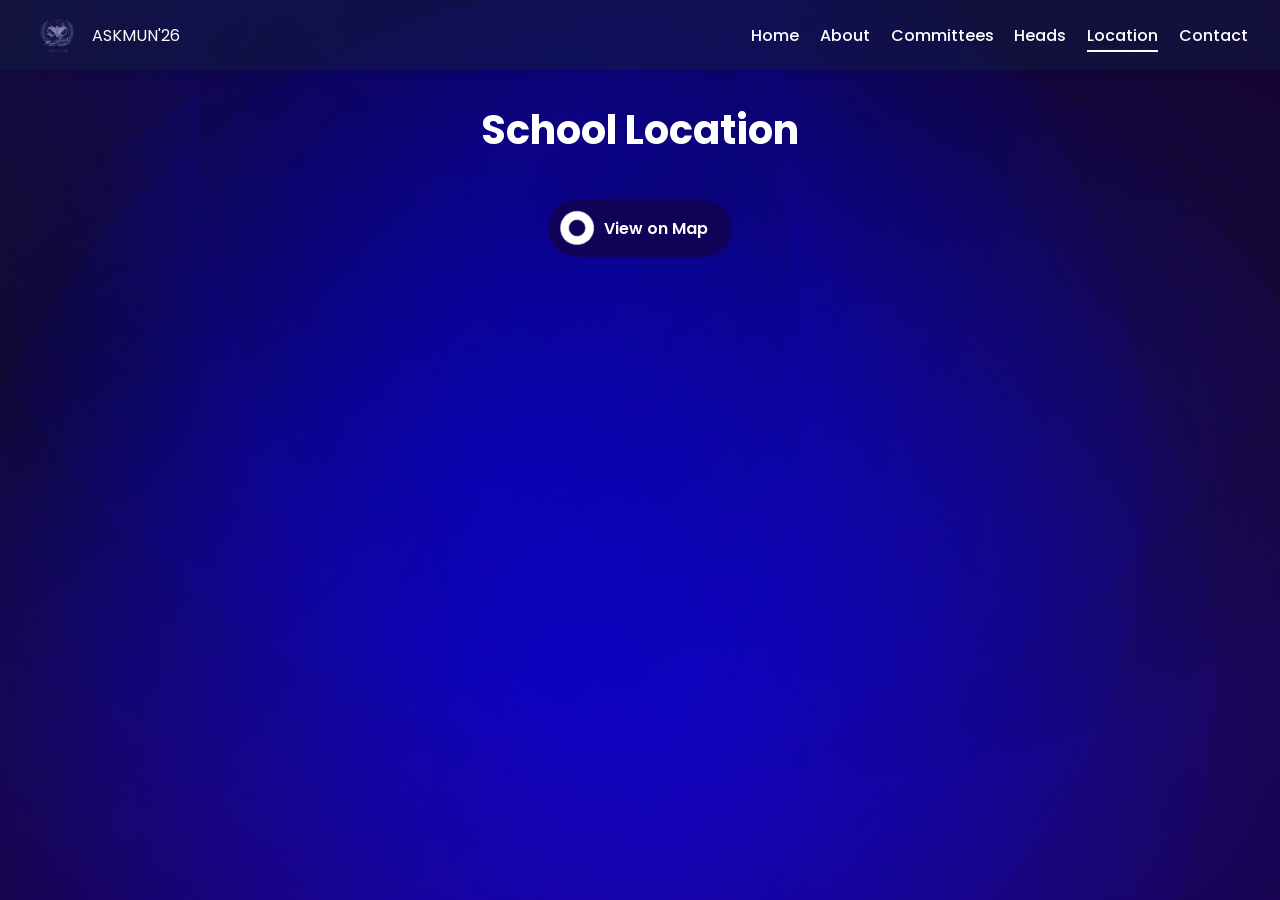
<file: location.html>
<!DOCTYPE html>
  <html lang="tr">
  <head>
    <meta charset="UTF-8">
    <meta name="viewport" content="width=device-width, initial-scale=1.0">
    <title>Location - Asık Veysel MUN 2026</title>
    <link rel="stylesheet" href="style.css">
  </head>
  <!---------------------------------------------------------------------------------------------------------------------------------------------->
  <style>
      html, body {
        height: 100%;
        min-height: 100vh;
        overflow: auto;
      }

      .map-section {
        display: flex;
        flex-direction: column;
        align-items: center;
        justify-content: flex-start;
        padding: 100px 20px;
        gap: 40px;
        min-height: calc(100vh - 70px);
        z-index: 1;
        position: relative;
      }

      .map-title {
        color: white;
        font-size: 2.5rem;
        text-align: center;
      }

  .map-btn-wrapper {
    --btn-color: #0f0257;
    --text-color: #ffffff;
    --land-color: #ffdd9f;
    --veg-color: #36ad5aa9;
    --water-color: #b3e3ff;
    --transition-dur: 0.3s;

    position: relative;
    display: flex;

    font-size: 16px;
    font-family: "Inter", sans-serif;

    user-select: none;
    overflow: hidden;
    border-radius: 50ch;

    box-shadow:
      0px -1px 2px rgba(3, 7, 18, 0.005),
      0px -5px 6px rgba(3, 7, 18, 0.009),
      0px -12px 12px rgba(3, 7, 18, 0.015),
      0px -20px 22px rgba(3, 7, 18, 0.02),
      0px -32px 32px rgba(3, 7, 18, 0.06);

    transition: transform var(--transition-dur) ease;
  }

  .map-btn {
    cursor: pointer;
    padding: 1em 1.5em 1em 3.5em;

    border-radius: 50ch;
    border-radius: 1;

    background-color: var(--btn-color);

    font-weight: 600;
    color: var(--text-color);

    transition:
      color var(--transition-dur) ease-in-out,
      background-color var(--transition-dur) ease-in-out;
  }

  .pinpoint {
    pointer-events: none;
    position: absolute;
    height: 60%;
    aspect-ratio: 1;
    top: 20%;
    left: 0.75em;

    border-radius: 50% 50% 50% 50%;
    background-color: var(--text-color);
    transform: rotateZ(45deg);

    mask-image: radial-gradient(circle at center, #0000 0%, #0000 32%, #fff 36%);
    filter: blur(0.25px);
    transition:
      background-color var(--transition-dur) ease-in-out,
      transform var(--transition-dur) ease-in-out,
      border-radius calc(var(--transition-dur) + 0.1s) ease;
    z-index: 1;
  }

  .map-container {
    pointer-events: none;
    position: absolute;
    left: 0px;
    top: 115px;
    perspective: 120px;
    transform: perspective(120px) rotateX(35deg) scaleX(0);
    transform-origin: 3em 0.5em;
    transition:
      transform var(--transition-dur) ease-in-out,
      opacity var(--transition-dur) ease-in-out;
    opacity: 0;
    z-index: 0;
  }

  .map {
    position: absolute;
    bottom: 100px;
    width: 120px;
    height: 200px;
    background-color: var(--water-color);
    background-image: linear-gradient(to bottom, #fff2, 30%, #0000);
    transform-origin: left bottom;
  }
  .map::after {
    content: "";
    top: -40;
    left: 12;
    width: 100%;
    height: 200%;
    background-color: var(--land-color);
    position: absolute;
    filter: url(#land);
    box-shadow: inset 0 0 48px 24px var(--veg-color);
    z-index: 0;
  }
  .fold-1,
  .fold-2,
  .fold-3,
  .fold-4 {
    mask-image: linear-gradient(to top, #fff, 97%, #0000);
    overflow: hidden;
  }

  .fold-1 {
    left: -60px;
    transform: rotateY(10deg) translateZ(30px);
  }
  .fold-2 {
    left: 60px;
    transform: rotateY(-10deg) translateZ(10px);
  }
  .fold-3 {
    left: -169px;
    transform: rotateY(-15deg) translateZ(-1px);
  }
  .fold-4 {
    left: 166px;
    transform: rotateY(15deg) translateZ(31px);
  }
  .fold-1::before,
  .fold-2::before,
  .fold-3::before,
  .fold-4::before {
    content: "";
    position: absolute;
    top: 0;
    left: 0;
    width: 100%;
    height: 100%;
    box-shadow: inset 0 10px 16px 3px #0004;
    z-index: 1;
  }


  .map-btn-wrapper:has(.map-btn:hover) {
    transform: scale(1.1);
  }
  .map-btn:hover {
    background-color: var(--text-color);
    color: #00000025;
  }
  .map-btn:hover + .pinpoint {
    background-color: var(--btn-color);
    border-radius: 50% 50% 0 50%;
    transform: rotateZ(45deg) translate(-0.3em, -0.3em);
  }
  .map-btn:hover ~ .map-container {
    transform: perspective(100px) rotateX(35deg) scaleX(0.85);
    opacity: 1;
  }


  .map-btn-wrapper:has(.map-btn:active) {
    transform: scale(1.02) translateY(0.2em);
  }
  .map-btn:active + .pinpoint {
    transform: rotateZ(45deg) translate(0em, 0em);
    transition-duration: calc(var(--transition-dur) * 0.5);
  }
  .map-btn:active ~ .map-container {
    transform: perspective(95px) rotateX(35deg) scaleX(0.85);
    transition-duration: calc(var(--transition-dur) * 0.5);
  }


      .map-photos {
        display: flex;
        flex-wrap: wrap;
        gap: 20px;
        justify-content: center;
      }

      .map-photos img {
        width: 250px;
        height: 150px;
        object-fit: cover;
        border-radius: 12px;
      }

      @media (max-width: 800px) {
        .map-title {
          font-size: 1.8rem;
        }
        .map-button {
          padding: 12px 25px;
          font-size: 1rem;
        }
        .map-photos img {
          width: 180px;
          height: 120px;
        }
      }
    </style>
    <!---------------------------------------------------------------------------------------------------------------------------------------------->
  <body>

    <div class="header finisher-header"></div>

    <nav class="navbar">
      <div class="logo">
        <img src="img/1.png" alt="Logo">
        <span>ASKMUN'26</span>
      </div>

      <div class="hamburger" id="hamburger">
        <span></span>
        <span></span>
        <span></span>
      </div>

      <ul class="nav-links">
        <li><a href="index.html">Home</a></li>
        <li><a href="about.html">About</a></li>
        <li><a href="committees.html">Committees</a></li>
        <li><a href="heads.html">Heads</a></li>
        <li><a href="location.html" class="active">Location</a></li>
        <li><a href="mailto:asikveyselmun@gmail.com">Contact</a></li>
      </ul>
    </nav>

    <section class="map-section">
      <h1 class="map-title">School Location</h1>
      <div class="map-btn-wrapper">
    <svg height="0" width="0">
      <filter id="land">
        <feTurbulence
          result="turb"
          numOctaves="7"
          baseFrequency="0.006"
          type="fractalNoise"
        ></feTurbulence>
        <feDisplacementMap
          yChannelSelector="G"
          xChannelSelector="R"
          scale="700"
          in="SourceGraphic"
          in2="turb"
        ></feDisplacementMap>
      </filter>
    </svg>

    <div class="map-btn">View on Map</div>
    

    <div class="pinpoint"></div>
    <div class="map-container">
      <div class="map fold-1"></div>
      <div class="map fold-2"></div>
      <div class="map fold-3"></div>
      <div class="map fold-4"></div>
    </div>
  </div>

  <!---------------------------------------------------------------------------------------------------------------------------------------------->
    <script src="finisher-header.es5.min.js" type="text/javascript"></script>
    <script class="finisher-header" type="text/javascript">
      new FinisherHeader({
        "count": 10,
        "size": { "min": 1300, "max": 1500, "pulse": 0 },
        "speed": { "x": { "min": 0.1, "max": 0.6 }, "y": { "min": 0.1, "max": 0.6 } },
        "colors": {
          "background": "#16002c",
          "particles": ["#393f4b", "#2800dc", "#2800dc", "#000000", "#160078"]
        },
        "blending": "overlay",
        "opacity": { "center": 0.5, "edge": 0.05 },
        "skew": 0,
        "shapes": ["c"]
      });
    </script>

    <script>
      const hamburger = document.getElementById('hamburger');
      const navLinks = document.querySelector('.nav-links');

      hamburger.addEventListener('click', () => {
        navLinks.classList.toggle('active');
        hamburger.classList.toggle('open');
      });
    </script>
    <script>
  document.querySelector(".map-btn").addEventListener("click", () => {
    window.location.href = "https://maps.app.goo.gl/qBu2w9hLNPGu8M5YA";
  });
</script>

  <!---------------------------------------------------------------------------------------------------------------------------------------------->
  </body>
  </html>
</file>
<file: style.css>
@import url('https://fonts.googleapis.com/css2?family=Poppins:wght@300;500;600&display=swap');

* {
  margin: 0;
  padding: 0;
  box-sizing: border-box;
  font-family: 'Poppins', sans-serif;
}

body {
  background: none;
  color: #1b1b1b;
  cursor: default;
  user-select: none;
  margin: 0;
  padding: 0;
  height: 100%;
  overflow: auto;

}

.navbar {
  position: fixed;
  top: 0;
  width: 100%;
  height: 70px;
  background: #131d4083;
  color: #fff;
  display: flex;
  align-items: center;
  justify-content: space-between;
  padding: 0 2rem;
  z-index: 100;
  box-shadow: 0 2px 10px rgba(0,0,0,0.1);
}

.logo {
  display: flex;
  align-items: center;
  gap: 10px;
}

.logo img {
  width: 50px;
  height: 50px;
  object-fit: cover;
  border-radius: 50%;
}

.nav-links {
  display: flex;
  list-style: none;
  gap: 1.3rem;
}

.nav-links a {
  color: #ffffff;
  text-decoration: none;
  font-weight: 500;
  transition: 0.3s;
}

.nav-links a.active {
  border-bottom: 2px solid #ffffff;
  padding-bottom: 3px;
}

.nav-links a:hover {
  color: #0c3faf85;
}

.finisher-header {
  position: fixed;
  top: 0;
  left: 0;
  width: 100%;
  height: 100vh; 
  z-index: 0;
  pointer-events: none;
}


.hero {
  position: relative;
  z-index: 1; 
  min-height: 100vh;
  display: flex;
  justify-content: center;
  align-items: center;
  flex-direction: column;
  text-align: center;
  background: transparent;
  padding: 0 20px;
  margin-top: 30px;
  transform: translateY(-20px);
}

.hero-content {
  margin-top: 50px;
}

.mun-logo {
  width: 250px;
  height: 250px;
  margin-bottom: 10px;
  border-radius: 30%;
}

.hero h1 {
  font-size: 2rem;
  color: #ffffff;
  margin-bottom: 10px;
}

.hero p {
  color: #cfcfcf;
  font-weight: 400;
  margin-bottom: 30px;
}

#countdown {
  font-size: 1.8rem;
  font-weight: 600;
  color: #ffffff;
  margin-bottom: 30px;
}

.buttons {
  display: flex;
  gap: 15px;
  justify-content: center;
}

button {
  padding: 10px 20px;
  text-transform: uppercase;
  border-radius: 8px;
  font-size: 17px;
  font-weight: 500;
  color: #ffffff80;
  text-shadow: none;
  background: transparent;
  box-shadow: transparent;
  border: 1px solid #ffffff80;
  transition: 0.5s ease;
  user-select: none;
}

.hero-btn:hover, 
.hero-btn:focus {
  color: #ffffff;
  background: #001987;
  border: 1px solid #00325b;
  text-shadow: 0 0 5px #001685bc,
           0 0 10px #0055ff41,
           0 0 20px #0012785d;
  box-shadow: 0 0 5px #001190,
           0 0 20px #001aff,
           0 0 50px #002089,
           0 0 100px #001255;
  font-size: 16px;
  border-color: transparent;
}

.primary {
  background: transparent;
  border: 1px solid #ffffff;
  color: white;
}

.primary:hover {
  background: #131d40;
}


footer {
  background: #1f2b57;
  color: white;
  text-align: center;
  padding: 1rem 0;
  font-size: 0.9rem;
}

/* 🔹 Modal Arkaplan */
.modal {
  display: none;
  position: fixed;
  z-index: 1000;
  left: 0;
  top: 0;
  width: 100%;
  height: 100%;
  background: rgba(0, 0, 0, 0.6);
  justify-content: center;
  align-items: center;
  backdrop-filter: blur(6px);
  transition: opacity 0.3s ease;
}

.modal.show {
  display: flex;
  animation: fadeIn 0.4s ease forwards;
}

.modal-content {
  background: linear-gradient(145deg, #160078, #190088);
  color: white;
  padding: 35px 25px;
  border-radius: 20px;
  text-align: center;
  width: 90%;
  max-width: 400px;
  box-shadow: 0 0 25px rgba(0, 0, 0, 0.5);
  transform: scale(0.8);
  opacity: 0;
  animation: popIn 0.4s ease forwards;
  position: relative;
}

.modal-content h2 {
  margin-bottom: 25px;
  font-size: 1.8rem;
  font-weight: 700;
}

.modal-buttons {
  display: flex;
  flex-direction: column;
  gap: 12px;
}

.modal-btn {
  background: rgb(29, 1, 171);
  color: white;
  padding: 10px;
  border-radius: 12px;
  text-decoration: none;
  font-weight: 600;
  transition: 0.25s;
}

.modal-btn:hover {
  background: #1600be;
  transform: scale(1.05);
}

.close {
  position: absolute;
  top: 12px;
  right: 18px;
  color: white;
  font-size: 1.8rem;
  cursor: pointer;
  transition: 0.2s;
}

.close:hover {
  color: #bbb;
}

@keyframes fadeIn {
  from { opacity: 0; }
  to { opacity: 1; }
}

@keyframes popIn {
  0% { transform: scale(0.8); opacity: 0; }
  100% { transform: scale(1); opacity: 1; }
}

/*-----------------------------------------------------------------------------------------------------------------------------------------------*/

.hamburger {
  display: none;
  flex-direction: column;
  justify-content: space-around;
  width: 30px;
  height: 22px;
  cursor: pointer;
  z-index: 101;
}

.hamburger span {
  height: 3px;
  width: 100%;
  background: #fff;
  border-radius: 3px;
  transition: all 0.3s ease;
}

.hamburger.open span:nth-child(1) {
  transform: rotate(45deg) translate(5px, 5px);
}

.hamburger.open span:nth-child(2) {
  opacity: 0;
}

.hamburger.open span:nth-child(3) {
  transform: rotate(-45deg) translate(5px, -5px);
}

@media (max-width: 800px) {
  .nav-links {
    position: fixed;
    right: -100%;
    top: 70px;
    height: 100vh;
    width: 60%;
    background: #000f46c4;
    flex-direction: column;
    align-items: center;
    gap: 2rem;
    padding-top: 2rem;
    transition: right 0.3s ease;
    z-index: 100;
  }

  .nav-links.active {
    right: 0;
  }

  .hamburger {
    display: flex;
  }

  .nav-links li {
    opacity: 0;
    transition: opacity 0.3s ease 0.2s;
  }

  .nav-links.active li {
    opacity: 1;
  }

.hero h1 {
  font-size: 1.5rem;
}

.hero p {
  font-size: 1rem;
}

.mun-logo {
  width: 180px;
  height: 180px;
}

.buttons a {
  padding: 8px 20px;
  font-size: 0.9rem;
}

}
</file>
